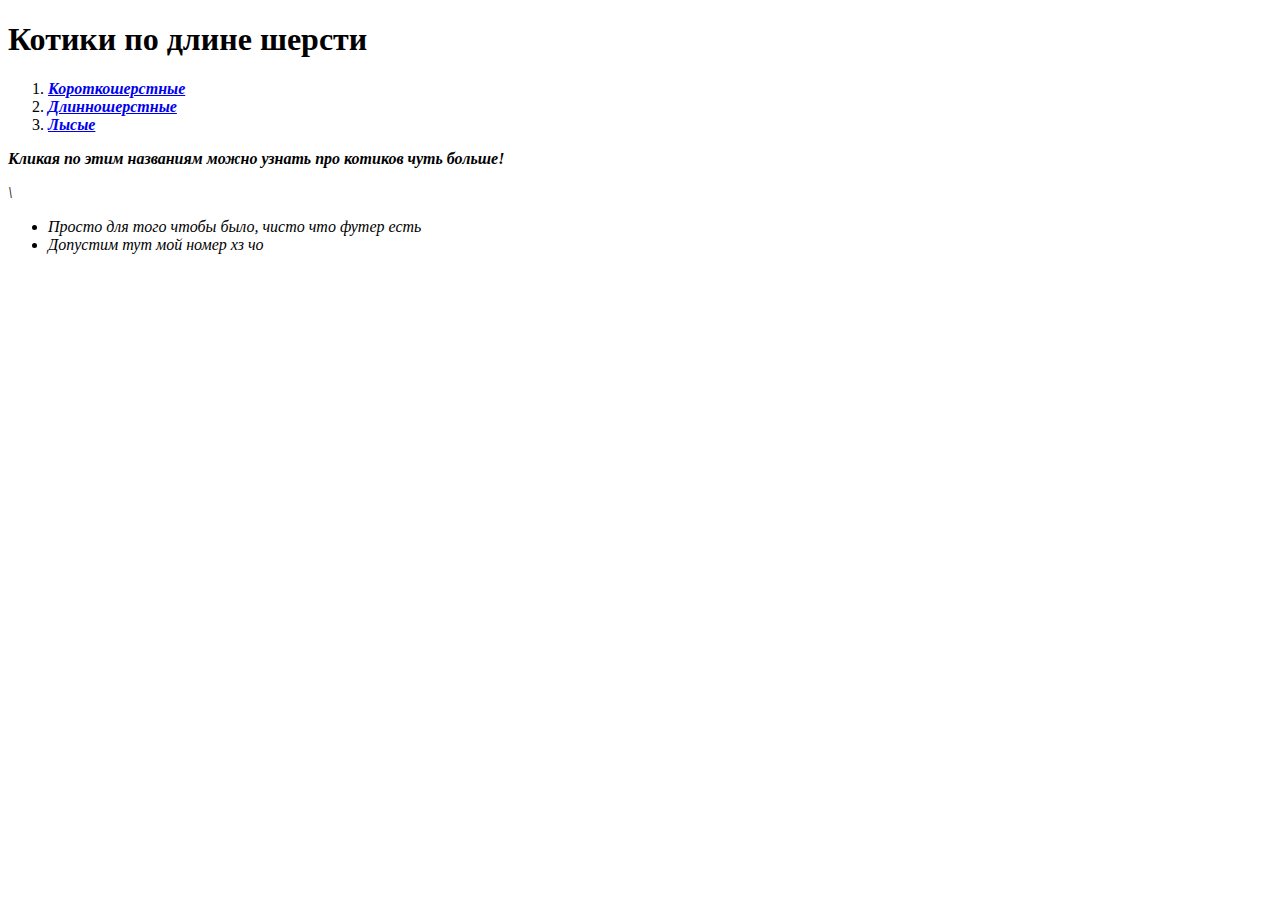
<file: glavnaya.html>
<!DOCTYPE html>
<html lang="en">
<head>
    <meta charset="UTF-8">
    <meta name="viewport" content="width=device-width, initial-scale=1.0">
    <title>Главная</title>
</head>
<body>
    <h1>Котики по длине шерсти</h1>
    <nav>
       <ol> <li><a href="korotkie.html"><i><b>Короткошерстные</b></i></a></li>
        <li><a href="dlinie.html"><i><b>Длинношерстные</b></i></a></li>
        <li><a href="lisie.html"><i><b>Лысые</b></a></li></ol></li>
    </nav>
    <main><p><strong>Кликая по этим названиям можно узнать про котиков чуть больше!</strong></main>\
        <footer>
            <ul><li>Просто для того чтобы было, чисто что футер есть</li>
            <li>Допустим тут мой номер хз чо</li></ul>
        </footer>
</body>
</html>
</file>
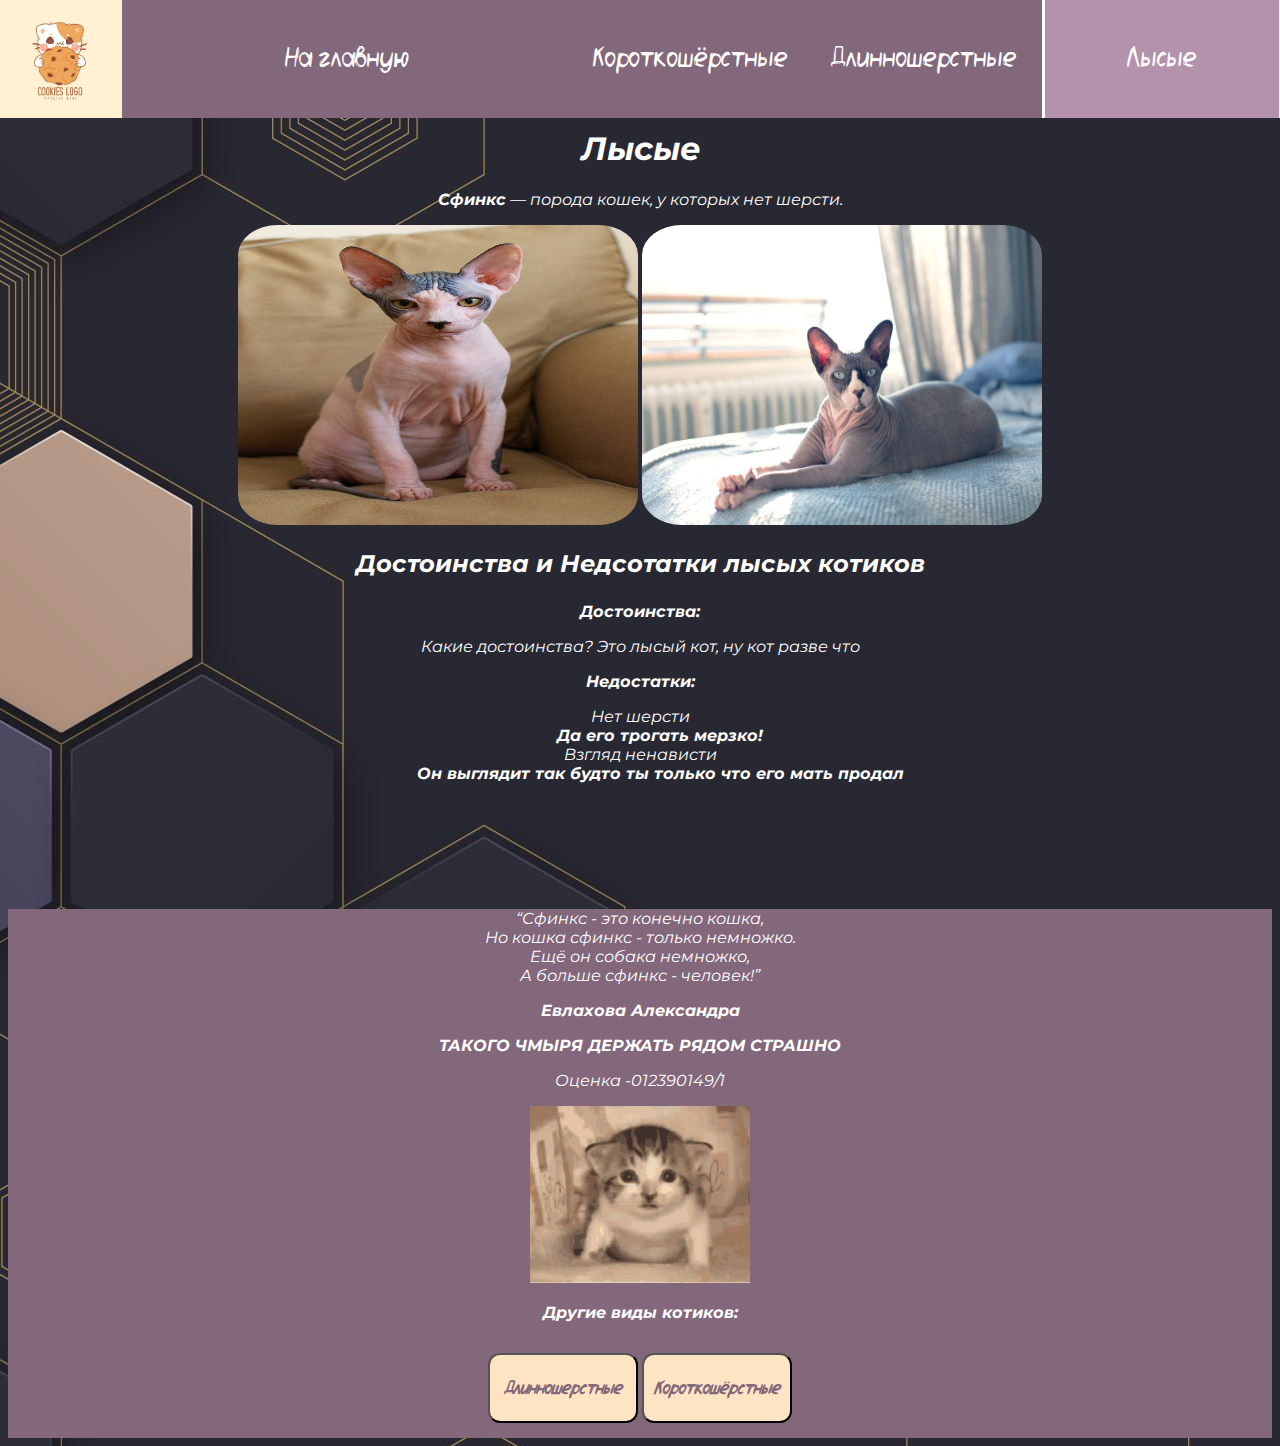
<file: Files/bald.html>
<!DOCTYPE html>
<html lang="en">
<head>
    <meta charset="UTF-8">
    <meta name="viewport" content="width=device-width, initial-scale=1.0">
    <title>Лысые</title>
    <link rel="stylesheet" href="style.css">
</head>
<body>
    <header class="header-page-navigation-back">
        <nav class="header-page-navigation">
            <a href="../index.html"><img src="images/logo_cat_1.jpg" alt="" class="logo_cat"></a>
            <a href="../index.html"><button class="purple-button">На главную</button></a>
            <a href="shorthaired.html" class="purple-button">Короткошёрстные</a>
            <a href="longhaired.html" class="purple-button">Длинношерстные</a>
            <span class="this-page">Лысые</span>
        </nav>
    </header>
    <main>
        <p><h1>Лысые</h1>
        </p>
    <p><b>Сфинкс</b> — порода кошек, у которых нет шерсти.</p>
    <img class="mini-photo" src="images/bald_cat.jpg" alt="СОСИ ХУЙ">
    <img class="mini-photo" src="images/bald_cat2.jpg" alt="СОСИ ХУЙ"></main>
    <section>
        <h2>
            <p>Достоинства и Недсотатки лысых котиков</p>
        </h2>
        <p><b>Достоинства:</b></p> 
        <P><i>Какие достоинства? Это лысый кот, ну кот разве что</i></P>
<p><b>Недостатки:</b></p>
 <dl>
    <dl>Нет шерсти</dl>
    <dd><i><b>Да его трогать мерзко!</b></i></dd>
    <dl>Взгляд ненависти</dl>
    <dd><i><b>Он выглядит так будто ты только что его мать продал</b></i></dd>
 </dl>
    </section>
    <footer class="footer_page">
        <blockquote><q><i>Сфинкс - это конечно кошка, <br>
            Но кошка сфинкс - только немножко. <br>
            Ещё он собака немножко, <br>
            А больше сфинкс - человек!</i></q>
            
         <p><b>Евлахова Александра</b></p></blockquote></pre>
        <P><strong>ТАКОГО ЧМЫРЯ ДЕРЖАТЬ РЯДОМ СТРАШНО</strong></p>
            <p>Оценка -012390149/1</p>
            <img src="gifs/cat-explosion.gif" alt="">
            <p><b>Другие виды котиков:</b></p>
            <a href="longhaired.html"><button class="bisquit-button"><i><b>Длинношерстные</b></i></button></a>
            <a href="shorthaired.html"><button class="bisquit-button"><i><b>Короткошёрстные</b></i></button></a>
    </footer>
</body>
</html>
</file>
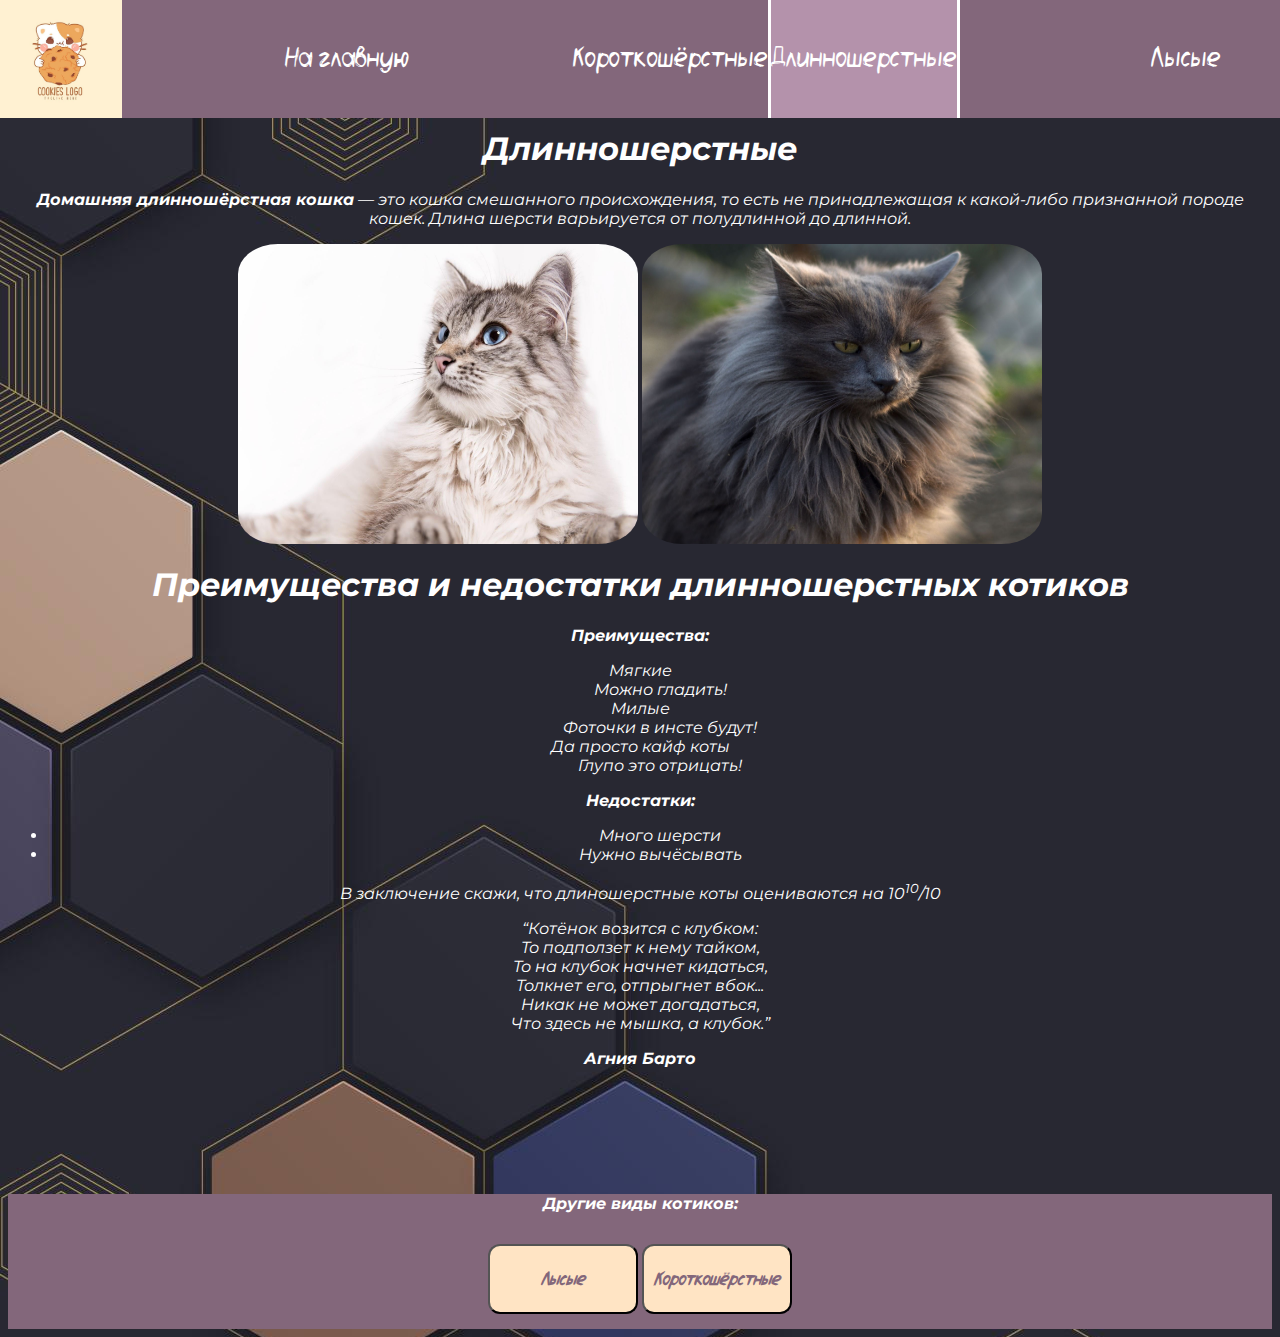
<file: Files/longhaired.html>
<!DOCTYPE html>
<html lang="en">
<head>
    <meta charset="UTF-8">
    <meta name="viewport" content="width=device-width, initial-scale=1.0">
    <title>Длинношерстные</title>
    <link rel="stylesheet" href="style.css">
</head>
<body>
    <header class="header-page-navigation-back">
        <nav class="header-page-navigation">
            <a href="../index.html"><img src="images/logo_cat_1.jpg" alt="" class="logo_cat"></a>
            <a href="../index.html"><button class="purple-button">На главную</button></a>
                <a href="shorthaired.html" class="purple-button">Короткошёрстные</a>
                <span class="this-page">Длинношерстные</span>
                <a href="bald.html"><button class="purple-button">Лысые</button></a>
            </nav>
    </header>
    <main>
    <h1>Длинношерстные</h1>
    <section>          <p>
                <b>Домашняя длинношёрстная кошка</b> — это кошка смешанного происхождения, то есть не принадлежащая к какой-либо признанной породе кошек. Длина шерсти варьируется от полудлинной до длинной.
            </p><img class="mini-photo" src="images/longhaired_cat2.jpg" alt="СОСИ ХУЙ">
            <img class="mini-photo" src="images/longhaired_cat.jpg" alt="СОСИ ХУЙ">
        </article>
    </section>
        <div>
            <h1>Преимущества и недостатки длинношерстных котиков</h1>
        <p>
            <b>Преимущества:</b>
        </p> 
        <dl>
            <dt>Мягкие</dt>
            <dd><i>Можно гладить!</i></dd>
            <dt>Милые</dt>
            <dd><i>Фоточки в инсте будут!</i></dd>
            <dt>Да просто кайф коты</dt>
            <dd><i>Глупо это отрицать!</i></dd>
        </dl>
    <p>
        <b>Недостатки:</b>
    </p>
<ul>
    <li> Много шерсти</li>
    <li>Нужно вычёсывать</li>
</ul> 
</div>
<section>
    <article>
        <P>В заключение скажи, что длиношерстные коты оцениваются на 10<sup>10</sup>/10</P>
    </article>
    <blockquote>
        <i>
            <q>Котёнок возится с клубком:<br>То подползет к нему тайком,<br>То на клубок начнет кидаться,<br>Толкнет его, отпрыгнет вбок...<br>Hикак не может догадаться, <br>Что здесь не мышка, а клубок.</q></i>
             <p>
                <b>Агния Барто</b>
            </p>
        </blockquote>
</section>
        </main>
        <footer class="footer_page">
            <p>
                <b>Другие виды котиков:</b>
            </p>
            <div>
                <a href="bald.html"><button class="bisquit-button"><i><b>Лысые</b></i></button></a>
                <a href="shorthaired.html"><button class="bisquit-button"><i><b>Короткошёрстные</b></i></button></a>
                </div>
        </footer>
</body>
</html>
</file>
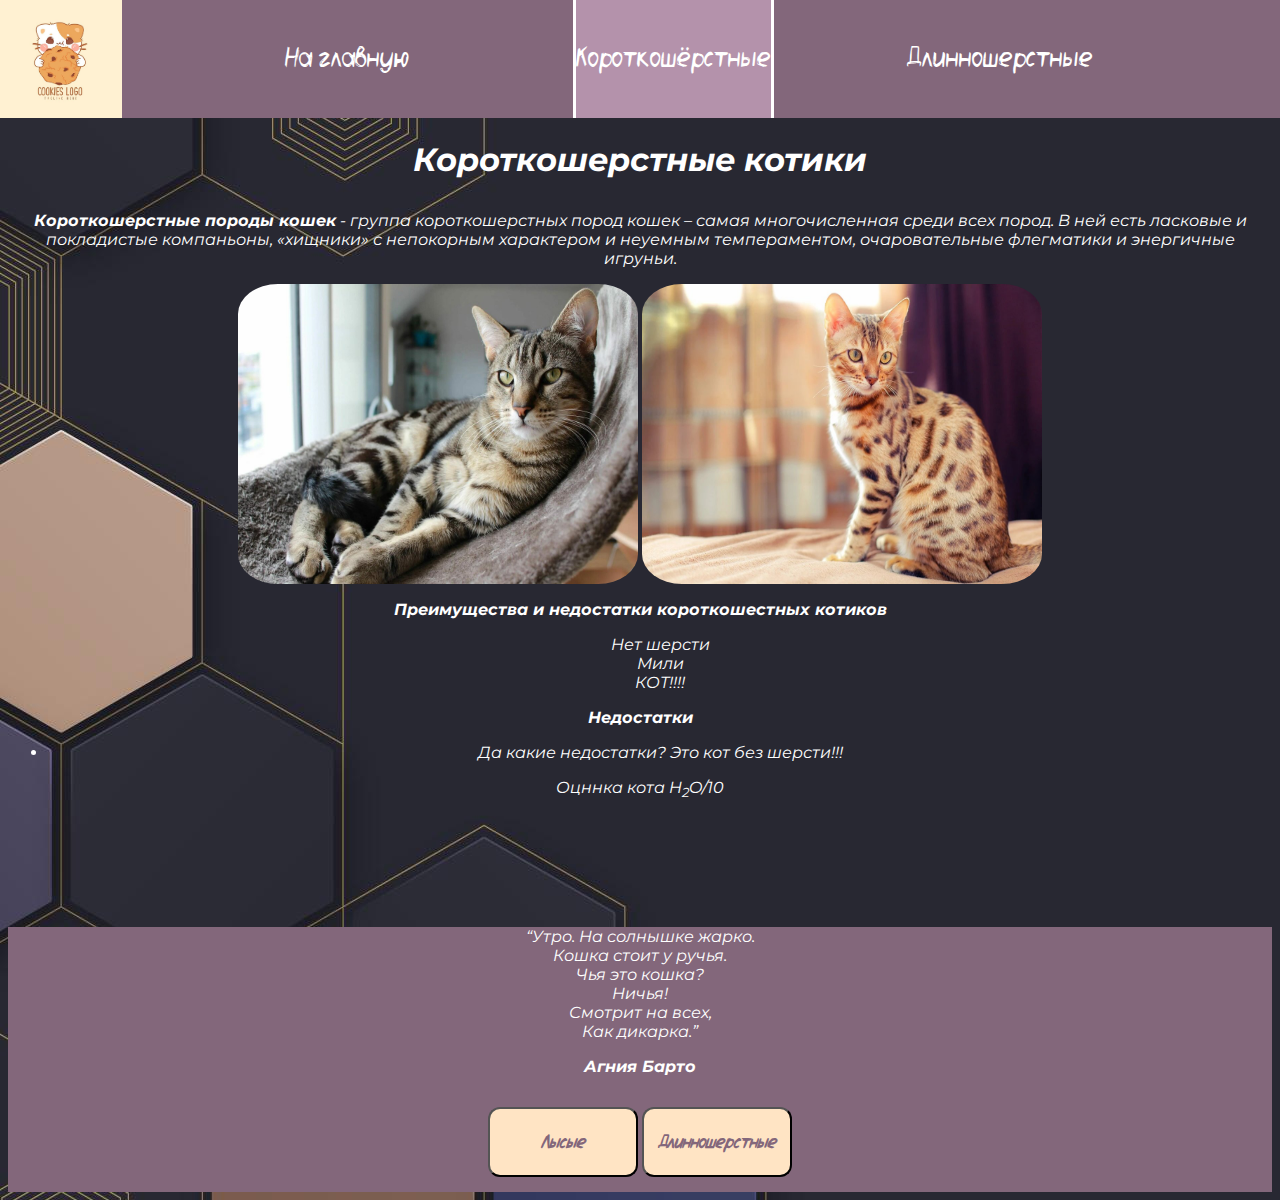
<file: Files/shorthaired.html>
<!DOCTYPE html>
<html lang="en">
<head>
    <meta charset="UTF-8">
    <meta name="viewport" content="width=device-width, initial-scale=1.0">
    <title>Короткошерстные</title>
    <link rel="stylesheet" href="style.css">
</head>
<body>
    <header class="header-page-navigation-back">
            <nav class="header-page-navigation">
                <div></div><a href="../index.html"><img src="images/logo_cat_1.jpg" alt="" class="logo_cat"></a>
                <a href="../index.html"><button class="purple-button">На главную</button></a>
                <div class="this-page">Короткошёрстные</div>
                <div><a href="longhaired.html"><button class="purple-button">Длинношерстные</button></a></div>
                <a href="bald.html"><button class="purple-button">Лысые</button></a>
            </nav>
    </header>
        <span>
            <h1 class="headerer">
                <p>Короткошерстные котики</p>
            </h1>
        </span>
        <main>
            <article>
                <p>
                    <strong>Короткошерстные породы кошек</strong> - группа короткошерстных пород кошек – самая многочисленная среди всех пород. В ней есть ласковые и покладистые компаньоны, «хищники» с непокорным характером и неуемным темпераментом, очаровательные флегматики и энергичные игруньи.</p>
        <img class="mini-photo" src="images/shorthaired_cat2.jpg" alt="">
        <img class="mini-photo" src="images/shorthaired_cat.jpg" alt="">
            </article>
        </main>
        <aside>
           <p><b>Преимущества и недостатки короткошестных котиков</b></p>
            <ol>
                <li>Нет шерсти</li>
                <li>Мили</li>
                <li>КОТ!!!!</li>
            </ol>
        <p>
            <b>Недостатки</b>
        </p>
        <ul>
            <li>Да какие недостатки? Это кот без шерсти!!!</li>
        </ul>
        Оцннка кота H<sub>2</sub>O/10
        </aside>
        <footer class= "footer_page">
            <blockquote>
                <i><q>Утро. На солнышке жарко.<br>Кошка стоит у ручья. <br>Чья это кошка? <br>Ничья! <br>Смотрит на всех, <br>Как дикарка.</q>
                    <i>
                        <p>
                            <b>Агния Барто</b>
                        </p>
                    </blockquote>
            <a href="bald.html"><button class="bisquit-button"><i><b>Лысые</b></i></button></a>
            <a href="longhaired.html"><button class="bisquit-button"><i><b>Длинношерстные</b></i></button></a>
            </footer>
</body>
</html>
</file>
<file: Files/style.css>
body {
    font-family:"Montserrat-Italic";
    background-image: url(backgrounds/5399717.jpg);
    color: white;
    text-align: center;
    background-repeat: no-repeat;
}

.mini-photo {
    width: 400px;
    height: 300px;
    border-radius: 10%;
    vertical-align: top;
}
.headerer-index {
    margin: auto;
    height: 30%;
    width: 50%;
    text-align: center;
}
ol {
    list-style-type: none;
}
.footer-index {
    background-color: #83677B;
    text-align: center;
    color: white;
}

.footer_page {
    background-color: #83677B;
    text-align: center;
    margin-top: 10%;
    color: white;
}

@font-face {
    font-family: "Montserrat-italic";
    src: url(fonts/Montserrat-Italic-VariableFont_wght.ttf);
}
footer a {
    color: #2e1114;
    text-align: center;
}

.bisquit-button {
    width: 150px;
    height: 70px;
    margin-top: 15px;
    margin-bottom: 15px;
    background-color: bisque;
    font-family: "Cyr";
    border-radius: 12px;
    font-size: larger;
    color: #83677B;
}

.bisquit-button:hover {
    width: 165px;
    height: 77px;
}

a {
    text-decoration: none;
}

@font-face {
    font-family: "Cyr";
    src: url(fonts/Daneehand\ Regular\ Cyr.ttf);
}

.index-navigation {
    display: flex;
    flex-direction: column;
}

.headerer-page {
    margin: auto;
    height: 30%;
    width: 50%;
    text-align: center;
}

.header-page-navigation-back {
    
    background-color:#83677B;
    height: 120px;
    display: flex;
    justify-content: space-between;
    margin: -10px;
}
.header-page-navigation {
    height: 100%;
    width: 100%;
    display: flex;
    justify-content: space-between;
    align-items: center;
}
.purple-button {
    background-color: #83677B;
    color:white;
    width: 451px;
    height: 120px;
    font-family: "cyr";
    font-size: 30px;
    border: 0;
    display: flex;
    justify-content: center;
    align-items: center;
    border-right: #2e1114;
    border-left: #2e1114;
    max-width: 451px;
}

.logo_cat {
    height: 124px;
    width: auto;
}

.this-page {
    font-family: "cyr";
    width: 451px;
    height: 120px;
    display: flex;
    align-items: center;
    justify-content: center;
    font-size: 30px;
    border-color: #ffffffc2;
    border-left: solid;
    border-right: solid;
    background-color: #b492ab;
}

.nav-separator {
    background-color:#ffffffc2;
    width: 3px;
    height: 120px;
}

.index-gif {
    width: 70px;
    height: 70px;
    margin-left: 30px;
}

.index-gif-div {
    display: flex;
    align-items: center;
    justify-content: center;
}
</file>
